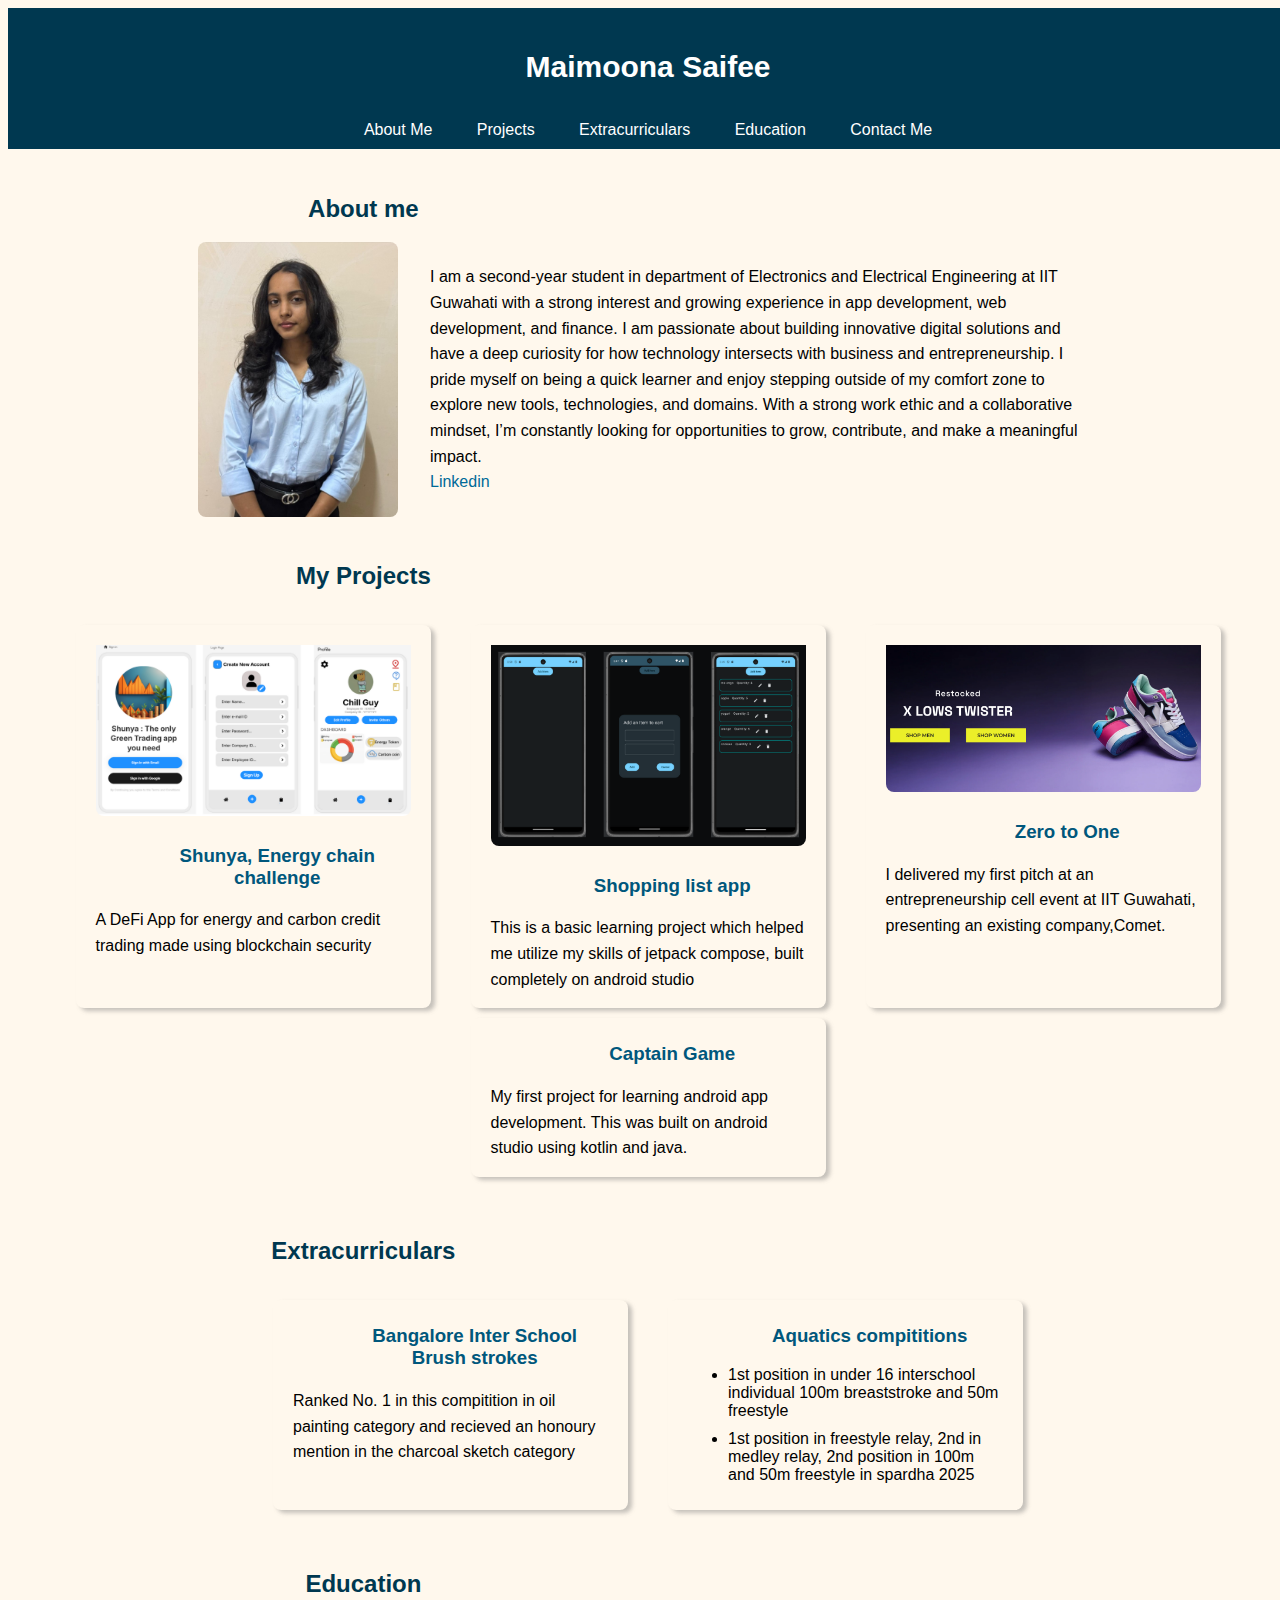
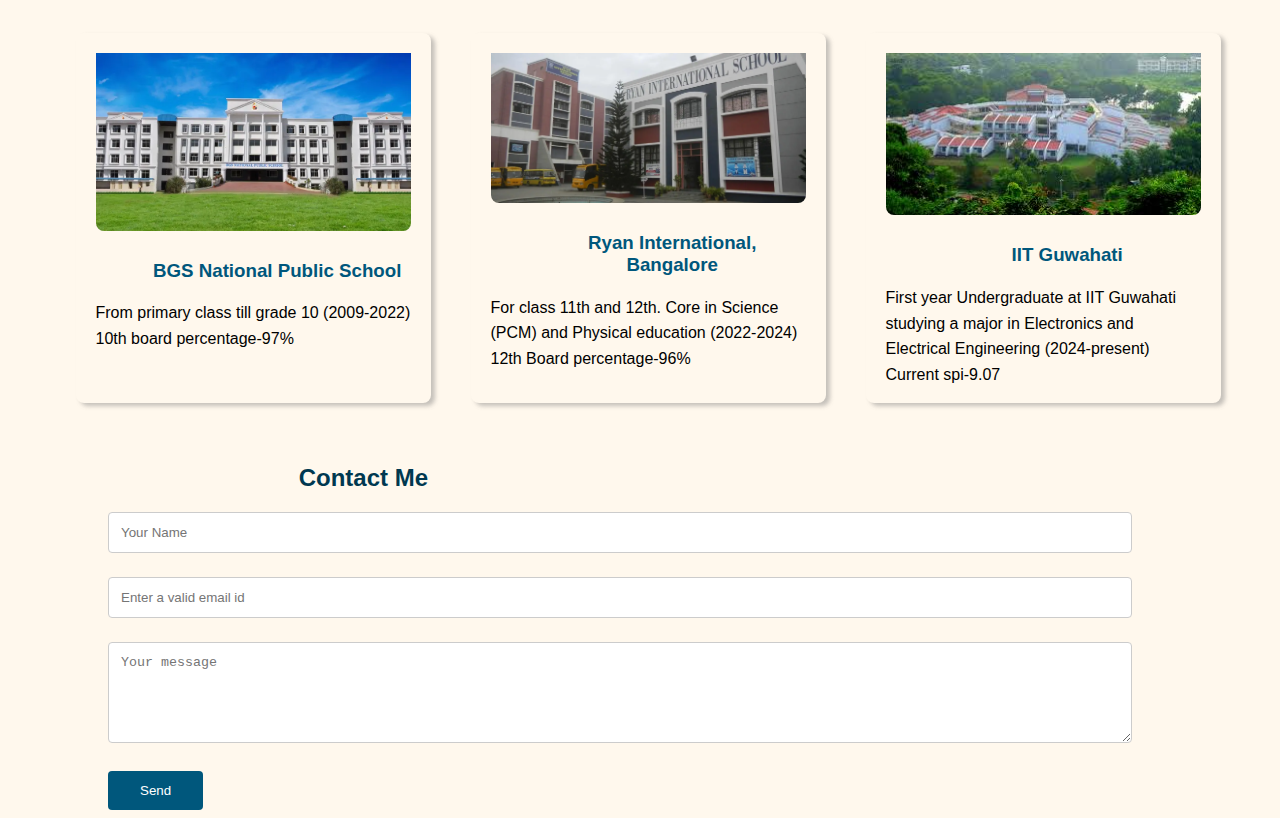
<file: index.html>
<!DOCTYPE html>
<html>
    <head>
        <meta charset="UTF-8" />
        <meta name="viewport" content="width=device-width, initial-scale=1.0" />
        <link rel="stylesheet" href="styles.css">
        <script src="idx.js"></script>
        <title>Maimoona's resume</title>
    </head>
    <body>
        <header>
            <section class="heading">
                <p>Maimoona Saifee</p>
                <nav>
                    <a href="#about">About Me</a>
                    <a href="#project">Projects</a>
                    <a href="#extras">Extracurriculars</a>
                    <a href="#edu">Education</a>
                    <a href="#contact">Contact Me</a>
                    
                </nav>
        </header>
        <section class="section about" id="about">
            <h2>About me</h2>
            <div class="imageandpara">
                <img src="maimoonaFormals.jpg" alt="myphoto">
                <p>I am a second-year student in department of Electronics and Electrical Engineering at IIT Guwahati with a strong interest and growing experience in app development, web development, and finance. I am passionate about building innovative digital solutions and have a deep curiosity for how technology intersects with business and entrepreneurship. I pride myself on being a quick learner and enjoy stepping outside of my comfort zone to explore new tools, technologies, and domains. With a strong work ethic and a collaborative mindset, I’m constantly looking for opportunities to grow, contribute, and make a meaningful impact.<br>
                    <a href="https://www.linkedin.com/in/maimoona-saifee-352959337/">Linkedin</a></p>
            </div>
            
        </section>
        <h2 id="project">My Projects</h2>
        <div class="projects">
            <div class="card">
                <a href="shunya.html" ><img src="Shunya.png" alt="shunya"></a>
                <h3>Shunya, Energy chain challenge</h3>
                <p>A DeFi App for energy and carbon credit trading made using blockchain security</p>
            </div>
            <div class="card">
                <a href="shoppingApp.html" ><img src="Screenshot 2025-05-16 025913.png" alt=""></a>
                <h3>Shopping list app</h3>
                <p>This is a basic learning project which helped me utilize my skills of jetpack compose, built completely on android studio</p>
            </div>
            <div class="card">
                <a href="comet.html" ><img src="comet.png" alt="comet"></a>
                <h3>Zero to One</h3>
                <p>I delivered my first pitch at an entrepreneurship cell event at IIT Guwahati, presenting an existing company,Comet.</p>
            </div>
            <div class="card">
                <h3>Captain Game</h3>
                <p>My first project for learning android app development. This was built on android studio using kotlin and java.</p>
            </div>
        </div>
        <h2 id="extras">Extracurriculars</h2>
        <div class="extracurriculars">
            <div class="card">
                <h3>Bangalore Inter School Brush strokes</h3>
                <p>Ranked No. 1 in this compitition in oil painting category and recieved an honoury mention in the charcoal sketch category</p>
            </div>
            <div class="card">
                <h3>Aquatics compititions</h3>
                <ul>
                    <li>1st position in under 16 interschool individual 100m breaststroke and 50m freestyle</li>
                    <li>1st position in freestyle relay, 2nd in medley relay, 2nd position in 100m and 50m freestyle in spardha 2025</li>
                </ul>
            </div>
        </div>
        <h2 id="edu">Education</h2>
        <div class="education">
            <div class="card">
                <a href="https://bgsnps.edu.in/" ><img src="bgs.webp" alt="bgs"></a>
                <h3>BGS National Public School</h3>
                <p>From primary class till grade 10 (2009-2022)<br>10th board percentage-97%
                </p>
            </div>
            <div class="card">
                <a href="https://www.ryangroup.org/ryaninternational/icse/Bangalore/ryan-international-school-bannerghatta/careers/careers-at-ryan" ><img src="ryan.webp" alt="ryan"></a>
                <h3>Ryan International, Bangalore</h3>
                <p>For class 11th and 12th. Core in Science (PCM) and Physical education (2022-2024)<br>12th Board percentage-96%</p>
            </div>
            <div class="card">
                <a href="https://iitg.ac.in/" ><img src="iitg.jpg" alt="iitg"></a>
                <h3>IIT Guwahati</h3>
                <p>First year Undergraduate at IIT Guwahati studying a major in Electronics and Electrical Engineering (2024-present)<br>Current spi-9.07</p>
            </div>
        </div>
        <div class="contactme" id="contact">
            <h2>Contact Me</h2>
            <form  id="form" onsubmit="return validateForm()">
                <input type="text" placeholder="Your Name"  id="name" ><br>
                <small id="nameError" class="error-text"></small><br>

                <input type="text" id="mail" placeholder="Enter a valid email id" ><br>
                 <small id="emailError" class="error-text"></small><br>

                <textarea rows="5" id="message" placeholder="Your message"></textarea><br>
                <small id="messageError" class="error-text"></small><br>

                <button type="submit">Send</button><br>
            </form>
        </div>
    </body>
</html>
</file>
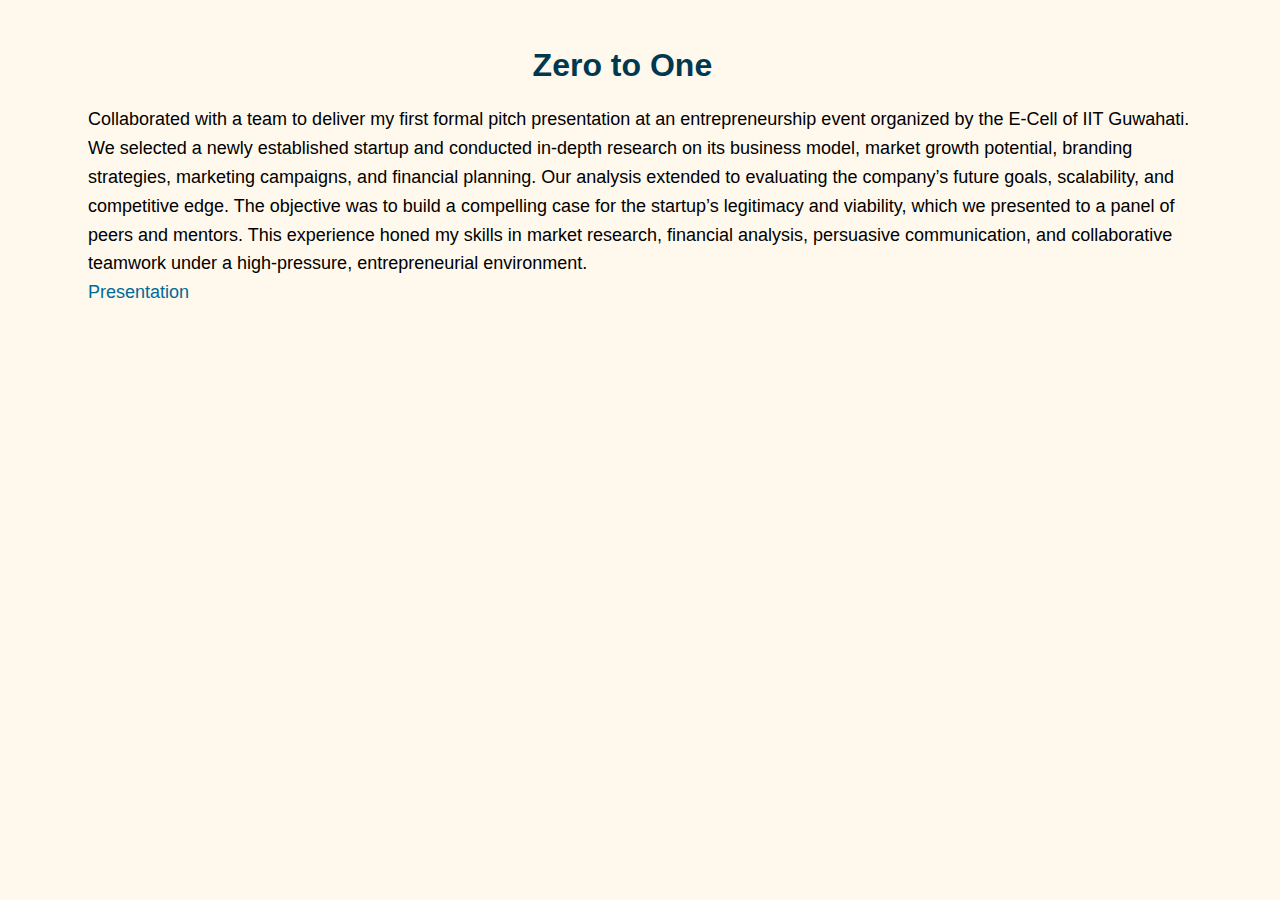
<file: comet.html>
<!DOCTYPE html>
<html>
    <head>
        <link rel="stylesheet" href="styles2.css">
    </head>
    <body>
        <h1>Zero to One</h1>
        <p>Collaborated with a team to deliver my first formal pitch presentation at an entrepreneurship event organized by the E-Cell of IIT Guwahati. We selected a newly established startup and conducted in-depth research on its business model, market growth potential, branding strategies, marketing campaigns, and financial planning. Our analysis extended to evaluating the company’s future goals, scalability, and competitive edge. The objective was to build a compelling case for the startup’s legitimacy and viability, which we presented to a panel of peers and mentors. This experience honed my skills in market research, financial analysis, persuasive communication, and collaborative teamwork under a high-pressure, entrepreneurial environment.
            <br>
            <a href=https://www.figma.com/design/cimbnHjPpHZpCQLQux43Xk/comet-deck?node-id=89-159>Presentation</a>    
             
        </p>
        
    </body>
</html>
</file>
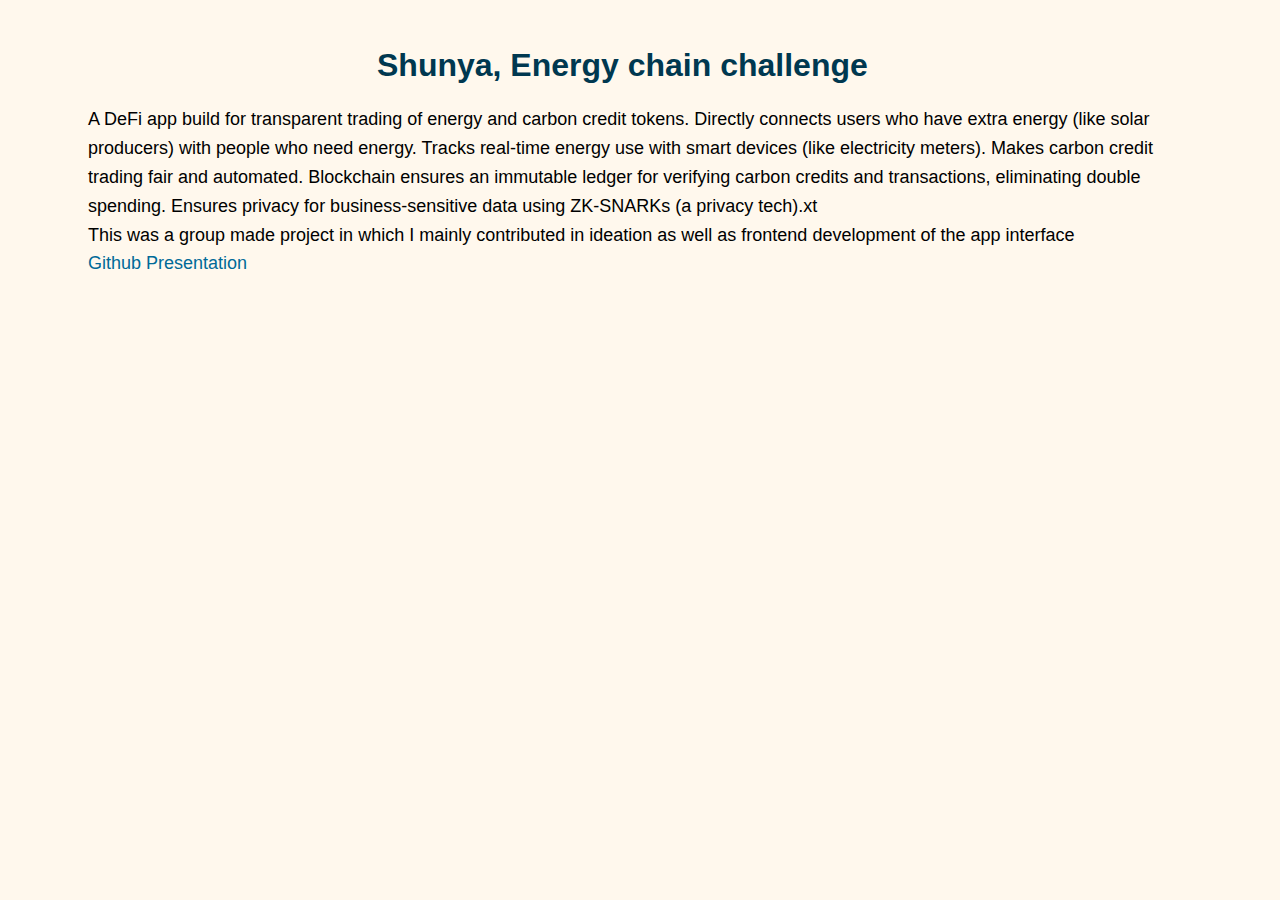
<file: shunya.html>
<!DOCTYPE html>
<html>
    <head>
        <link rel="stylesheet" href="styles2.css">
    </head>
    <body>
        <h1>Shunya, Energy chain challenge</h1>
        <p>A DeFi app build for transparent trading of energy and carbon credit tokens. Directly connects users who have extra energy (like solar producers) with people who need energy.
        Tracks real-time energy use with smart devices (like electricity meters).
        Makes carbon credit trading fair and automated.
        Blockchain ensures an immutable ledger for verifying carbon credits and transactions, eliminating double spending.
        Ensures privacy for business-sensitive data using ZK-SNARKs (a privacy tech).xt<br>
        This was a group made project in which I mainly contributed in ideation as well as frontend development of the app interface<br>
            <a href="https://github.com/sristivats/shunya">Github</a>    
            <a href="https://www.canva.com/design/DAGc8kFwEdc/8MyIq8m3z_ulAjX5UHX7nA/edit">Presentation</a> 
        </p>
        
    </body>
</html>
</file>
<file: styles.css>
header{
    background-color:#003850;
      color: white;
      padding: 0 2rem;
      padding-top: 5px;
      padding-bottom:10px;
      display: flex;
      justify-content: space-between;
      align-items: center;
      position: sticky;
      top: 0;
      
      z-index: 1000;
}

p{
    font-size: medium;
    line-height: 1.6;
    
}
.heading{
    background-color: #003850 ;
    width: 100%;
    position:sticky;
    margin-left: 0;margin-top: 0;
    top: 50px;
}
header p{
    text-align: center;
    font-family: "Verdana", sans-serif;
    font-weight: bold;
    color:white;
    font-size: 30px;
}
header nav{
    align-items: center;
    text-align: center;
    
    
}
header a{
    padding: 15px 20px;
    font-family: "Verdana", sans-serif;
    text-decoration: none;
    color:white;
}
.about a{
    text-decoration: none;
    color: #006a98;
    
}
.about a:hover{
    text-decoration: underline;
}
body{
    background-color: #fff8ed;
    width: 100%;
    font-family:"Verdana", sans-serif ;
}
.section{
    padding:4rem, 4rem;
}

h2,h1{
    text-align: center;
    max-width: 250px;
    padding-top:2%;
    padding-left:18%;
    color: #003850;
    font-weight: bold;
}
h3{
    text-align: center;
    max-width: 250px;
    padding-top:2%;
    padding-left:18%;
    color: #00577c;
}
.imageandpara{
    display: flex;
    align-items: center; /* Vertically center image and text */
    gap: 2rem;           /* Space between image and text */
    max-width: 900px;    /* Optional: controls the total width */
    margin: 0 auto;
}
.imageandpara img{
    width: 200px;
    height:auto;
    border-radius: 8px;
}
.imageandpara p{
    flex: 1;

}
.education, .extracurriculars{
    display: flex;
    justify-content:center;
    flex-wrap: wrap;
    padding: 10px 10px; 
}
.projects{
    display: flex;
    justify-content:center;
    flex-wrap: wrap;
    padding: 10px 10px;
}
.card{
    box-shadow:4px 3px 4px #73737369;
    border-radius: 8px;
    padding:0px 20px;
    margin:5px 20px;
    width: 25%;

}
.card li{
    padding-bottom: 10px;
}
.card img{
    width:100%;
    padding-top: 20px;
    border-radius: 8px;
}
.card:hover{
    position:relative;
    bottom: 8px;
}
nav a:hover{
    text-decoration: underline;
}
.contactme form{
    align-items: center;
}
form button {
    background-color:#00577c;
    color: white;
    padding: 0.75rem 2rem;
    border: none;
    border-radius: 4px;
    cursor: pointer;
    margin-left: 100px;
}
form input, form textarea {
    width: 80%;
    padding: 0.75rem;
    margin-bottom: 1rem;
    border: 1px solid #ccc;
    border-radius: 4px;
    margin-left: 100px;
    margin-right:100px;
    
}
form input:hover{
    border:2px solid #00577c ;
}
form textarea:hover{
    border:2px solid #00577c ;
}
.error-text {
  color: #750000f2;
  font-size: 0.9rem;
  margin-top: -10px;
  margin-left: 100px;
  display: block;
}
input, textarea {
  border: 1px solid #ccc;
  border-radius: 5px;
  padding: 10px;
  width: 100%;
  box-sizing: border-box;
}
input:invalid, textarea:invalid {
  border-color: #750000f2;
}
@media screen and (max-width:760px){
    header a{
        padding: 8px 10px ;
    }
    h2{
        font-size: 20px;
    }
    h3{
        font-size: 16px ;
    }
    p,li{
        font-size: 12px;
        line-height: 1.4;
    }

    .imageandpara{
        display:block;
    }
    form input, form textarea {
    width: 60%;
    padding: 0.75rem;
    margin-bottom: 1rem;
    border: 1px solid #ccc;
    border-radius: 4px;
    margin-left: 100px;
    margin-right:100px;
    
}
    .imageandpara img{
        padding-left: 25%;
    }
    .imageandpara p{
        padding: 50px 50px;
    }
}
@media screen and (max-width:660px){
    
    .card{
        width:100%;
        
    }
    header a{
        padding: 8px 10px ;
    }
    h2{
        font-size: 20px;
    }
    h3{
        font-size: 16px ;
    }
    p,li{
        font-size: 12px;
        line-height: 1.4;
    }

    .imageandpara{
        display:block;
    }
    form input, form textarea {
    width: 60%;
    padding: 0.75rem;
    margin-bottom: 1rem;
    border: 1px solid #ccc;
    border-radius: 4px;
    margin-left: 100px;
    margin-right:100px;
    
}
    .imageandpara img{
        padding-left: 25%;
    }
    .imageandpara p{
        padding: 50px 50px;
    }
    
}
@media screen and (max-width:480px){
    
    .card{
        width:100%;
        
    }
    header a{
        padding: 8px 10px ;
    }
    h2{
        font-size: 20px;
    }
    h3{
        font-size: 16px ;
    }
    p,li{
        font-size: 12px;
        line-height: 1.4;
    }

    .imageandpara{
        display:block;
    }
    form input, form textarea {
    width: 60%;
    padding: 0.75rem;
    margin-bottom: 1rem;
    border: 1px solid #ccc;
    border-radius: 4px;
    margin-left: 100px;
    margin-right:100px;
    
}
    .imageandpara img{
        padding-left: 25%;
    }
    .imageandpara p{
        padding: 50px 50px;
    }
    .header{
        padding-top: 3px;
        padding-bottom: 5px;
    }
    .header a{
        padding:3px 3px;
    }
    
}
</file>
<file: styles2.css>
img{
    margin-left: 200px;
}
h1{
    text-align: center;
    max-width: 60%;
    padding-top:2%;
    padding-left:18%;
    color: #003850;
}
body{
    background-color: #fff8ed;
    width: 100%;
    font-family:"Verdana", sans-serif ;
}
p{
    font-size: large;
    line-height: 1.6;
    margin:20px 80px;
}
 a{
    text-decoration: none;
    color: #006a98;
    
}
a:hover{
    text-decoration: underline;
}
</file>
